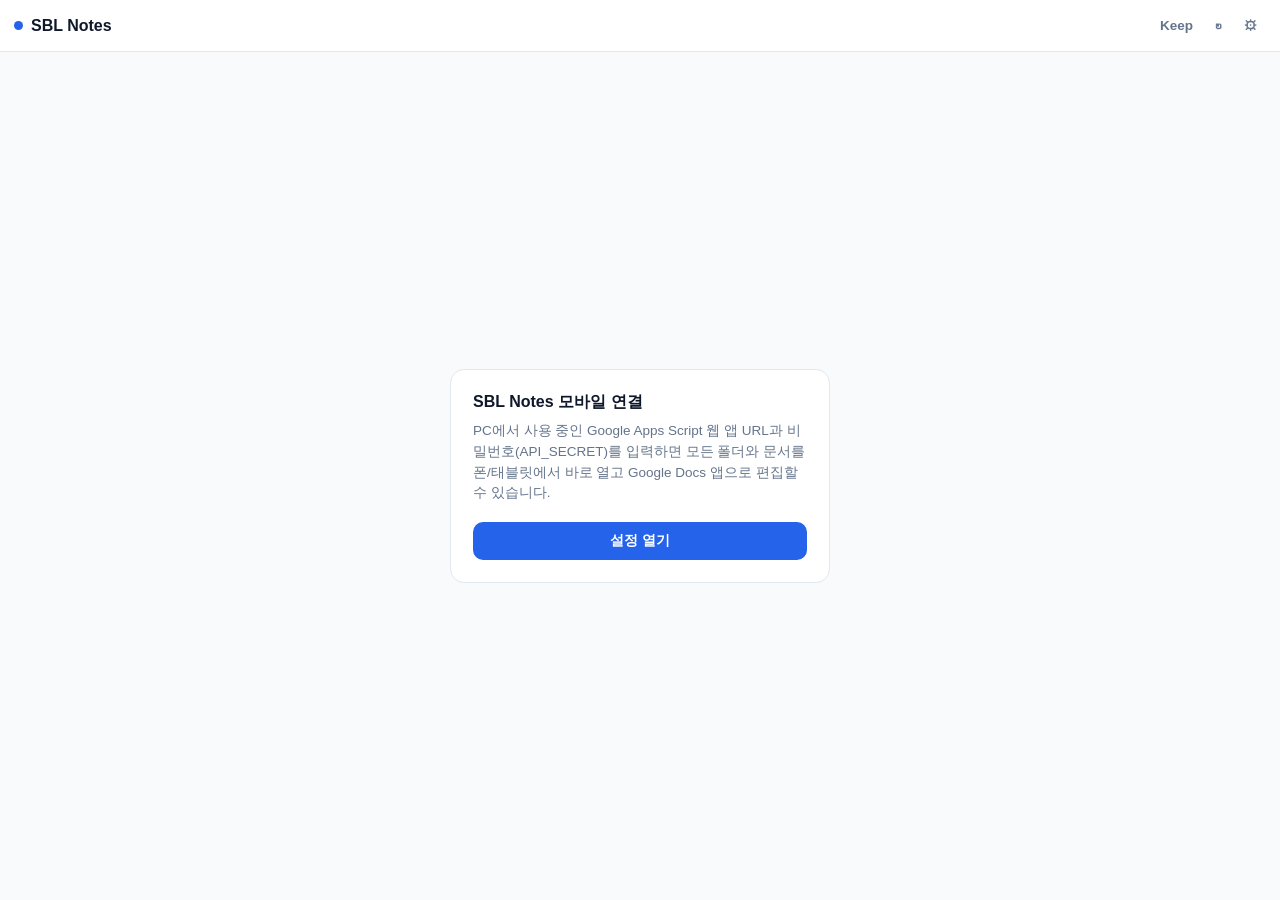
<file: sbl-notes/index.html>
<!DOCTYPE html>
<html lang="ko">
<head>
  <meta charset="UTF-8" />
  <meta name="viewport" content="width=device-width, initial-scale=1.0, maximum-scale=1.0, user-scalable=no" />
  <meta name="apple-mobile-web-app-capable" content="yes" />
  <meta name="apple-mobile-web-app-status-bar-style" content="default" />
  <meta name="theme-color" content="#2563eb" />
  <title>SBL Notes</title>
  <link rel="manifest" href="manifest.webmanifest" />
  <link rel="apple-touch-icon" href="icons/icon192.png" />
  <link rel="stylesheet" href="app.css" />
</head>
<body>
  <div class="app">
    <header class="header">
      <div class="header-left">
        <button id="btnMobileBack" class="icon-btn mobile-only hidden">‹ 노트북</button>
        <span id="brandDot" class="brand-dot"></span>
        <h1 id="headerTitle" class="brand-title">SBL Notes</h1>
      </div>
      <div class="header-actions">
        <a href="https://keep.google.com/" target="_blank" rel="noopener" class="icon-btn">Keep</a>
        <button id="btnRefresh" class="icon-btn" title="새로고침">↻</button>
        <button id="btnSettings" class="icon-btn" title="설정">⚙</button>
      </div>
    </header>

    <section id="setupView" class="setup-view hidden">
      <div class="setup-card">
        <h2>SBL Notes 모바일 연결</h2>
        <p>PC에서 사용 중인 Google Apps Script 웹 앱 URL과 비밀번호(API_SECRET)를 입력하면 모든 폴더와 문서를 폰/태블릿에서 바로 열고 Google Docs 앱으로 편집할 수 있습니다.</p>
        <button id="btnOpenSettingsFromSetup" class="btn-primary btn-full">설정 열기</button>
      </div>
    </section>

    <main id="mainView" class="main-view">
      <div class="action-bar">
        <div class="action-row">
          <input type="text" id="searchInput" class="search-input" placeholder="제목 필터 · Enter 본문검색" autocomplete="off" />
          <button id="btnNewDoc" class="btn-primary">+ 새 문서</button>
        </div>
      </div>

      <div id="loadingBar" class="loading-bar hidden">동기화 중...</div>

      <div id="workspace" class="workspace show-tree">
        <section id="paneTree" class="pane pane-tree">
          <div class="pane-header">
            <span class="pane-title">노트북</span>
            <button id="btnNewRootFolder" class="text-btn">+ 폴더</button>
          </div>
          <div id="treeContainer" class="tree-container"></div>
        </section>

        <section id="paneDocs" class="pane pane-docs">
          <div class="pane-header">
            <div class="pane-header-left">
              <span id="docListTitle" class="pane-title">모든 노트</span>
              <span id="docListCount" class="count-pill">0</span>
            </div>
            <button id="btnCollapseDocs" class="collapse-btn tablet-only" title="목록 접기">›</button>
          </div>
          <div id="typeFilterBar" class="type-filter-bar">
            <button class="filter-chip active" data-filter="all">전체</button>
            <button class="filter-chip" data-filter="doc">문서</button>
            <button class="filter-chip" data-filter="sheet">시트</button>
            <button class="filter-chip" data-filter="slide">슬라이드</button>
            <button class="filter-chip" data-filter="pdf">PDF</button>
          </div>
          <div id="docListContainer" class="doc-list-container"></div>
          <button id="railDocs" class="collapsed-rail hidden" title="목록 펼치기">
            <span>‹</span>
            <span class="rail-label">목록</span>
          </button>
        </section>
      </div>
    </main>
  </div>

  <!-- Settings Modal -->
  <div id="settingsModal" class="modal hidden">
    <div class="modal-backdrop"></div>
    <div class="modal-content">
      <div class="modal-header">
        <h2>연결 설정</h2>
        <button id="btnCloseSettings" class="icon-btn">×</button>
      </div>
      <div class="modal-body">
        <label class="field">
          <span class="field-label">GAS 웹 앱 URL</span>
          <input type="url" id="inputGasUrl" placeholder="https://script.google.com/macros/s/.../exec" />
        </label>
        <label class="field">
          <span class="field-label">API_SECRET (비밀번호)</span>
          <input type="password" id="inputApiSecret" placeholder="Code.gs 비밀번호" />
        </label>
        <div id="testResult" class="test-result hidden"></div>
      </div>
      <div class="modal-footer">
        <button id="btnTestConn" class="btn-secondary">연결 테스트</button>
        <button id="btnSaveSettings" class="btn-primary">저장</button>
      </div>
    </div>
  </div>

  <div id="toast" class="toast hidden"></div>
  <script src="app.js"></script>
</body>
</html>
</file>
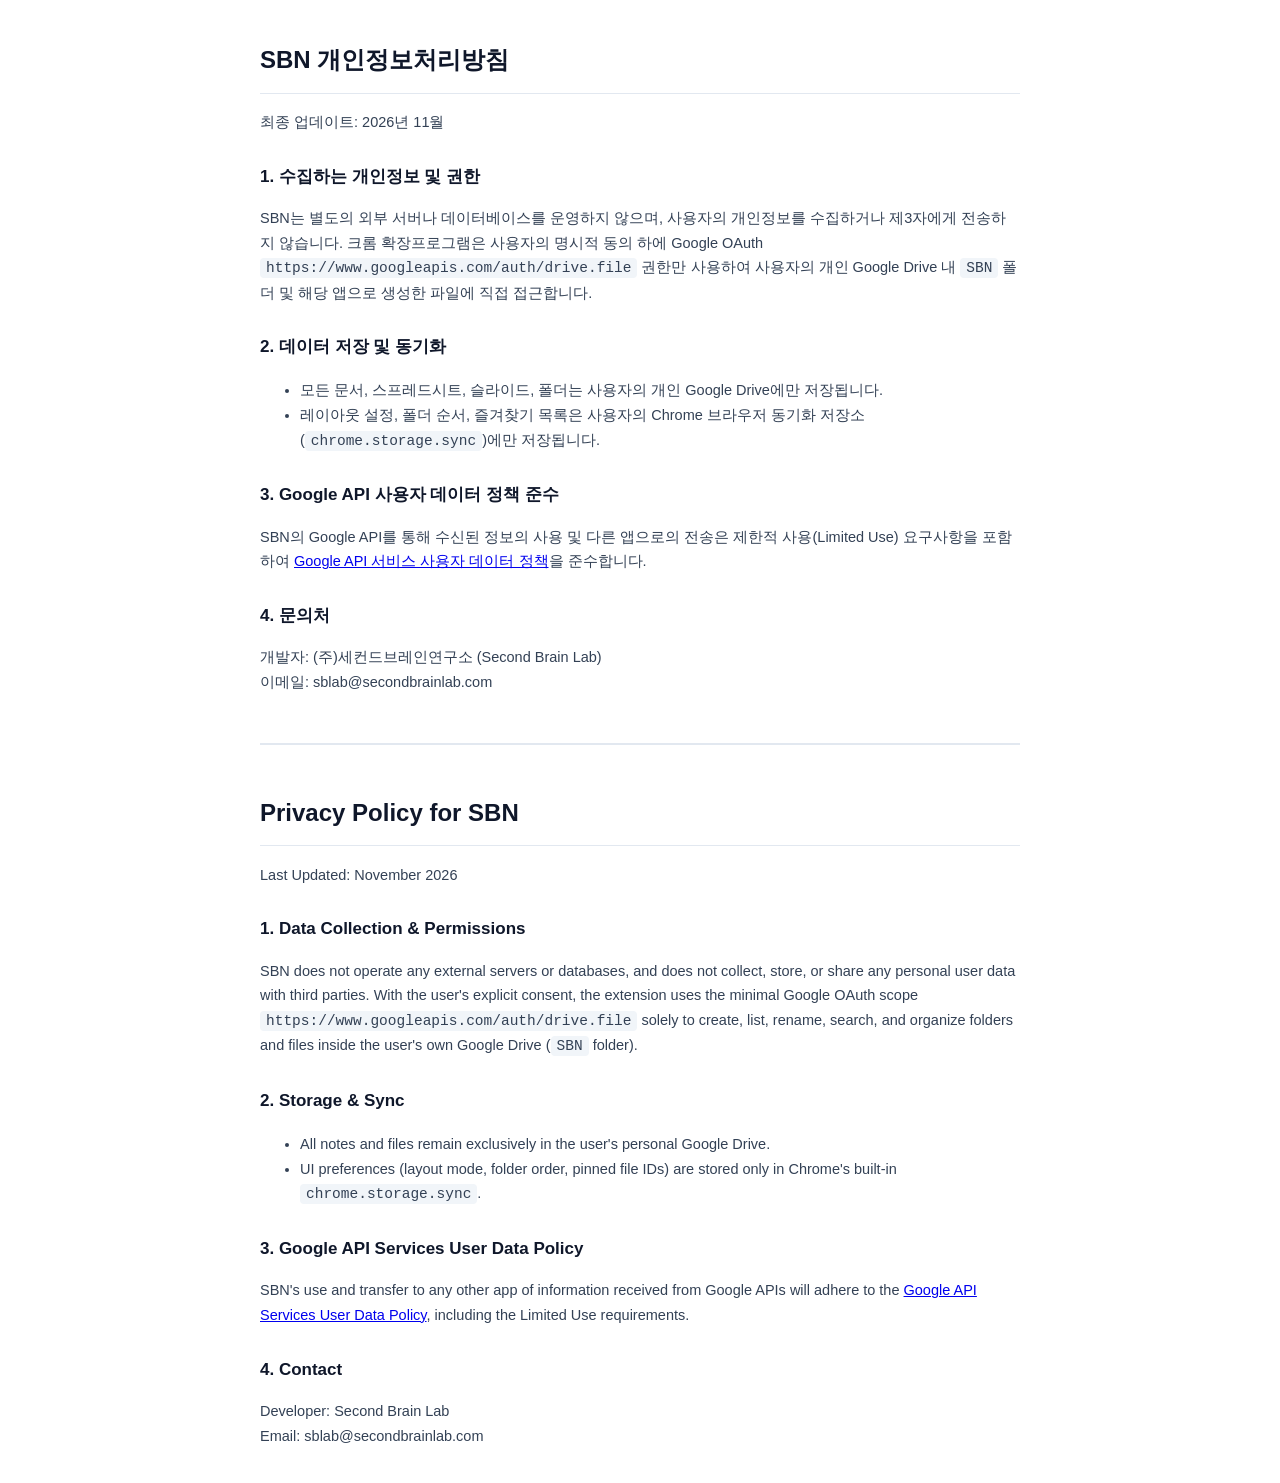
<file: sbn/privacy-policy.html>
<!DOCTYPE html>
<html lang="ko">
<head>
  <meta charset="UTF-8" />
  <meta name="viewport" content="width=device-width, initial-scale=1.0" />
  <title>SBN 개인정보처리방침 (Privacy Policy)</title>
  <style>
    body { font-family: -apple-system, BlinkMacSystemFont, "Pretendard", sans-serif; max-width: 760px; margin: 40px auto; padding: 0 20px; line-height: 1.7; color: #0f172a; }
    h1 { font-size: 24px; border-bottom: 1px solid #e2e8f0; padding-bottom: 12px; }
    h2 { font-size: 17px; margin-top: 28px; }
    p, li { font-size: 14.5px; color: #334155; }
    code { background: #f1f5f9; padding: 2px 6px; border-radius: 4px; }
    .lang-divider { margin: 48px 0; border: none; border-top: 2px solid #e2e8f0; }
  </style>
</head>
<body>
  <h1>SBN 개인정보처리방침</h1>
  <p>최종 업데이트: 2026년 11월</p>

  <h2>1. 수집하는 개인정보 및 권한</h2>
  <p>SBN는 별도의 외부 서버나 데이터베이스를 운영하지 않으며, 사용자의 개인정보를 수집하거나 제3자에게 전송하지 않습니다. 크롬 확장프로그램은 사용자의 명시적 동의 하에 Google OAuth <code>https://www.googleapis.com/auth/drive.file</code> 권한만 사용하여 사용자의 개인 Google Drive 내 <code>SBN</code> 폴더 및 해당 앱으로 생성한 파일에 직접 접근합니다.</p>

  <h2>2. 데이터 저장 및 동기화</h2>
  <ul>
    <li>모든 문서, 스프레드시트, 슬라이드, 폴더는 사용자의 개인 Google Drive에만 저장됩니다.</li>
    <li>레이아웃 설정, 폴더 순서, 즐겨찾기 목록은 사용자의 Chrome 브라우저 동기화 저장소(<code>chrome.storage.sync</code>)에만 저장됩니다.</li>
  </ul>

  <h2>3. Google API 사용자 데이터 정책 준수</h2>
  <p>SBN의 Google API를 통해 수신된 정보의 사용 및 다른 앱으로의 전송은 제한적 사용(Limited Use) 요구사항을 포함하여 <a href="https://developers.google.com/terms/api-services-user-data-policy" target="_blank">Google API 서비스 사용자 데이터 정책</a>을 준수합니다.</p>

  <h2>4. 문의처</h2>
  <p>개발자: (주)세컨드브레인연구소 (Second Brain Lab)<br />이메일: sblab@secondbrainlab.com</p>

  <hr class="lang-divider" />

  <h1>Privacy Policy for SBN</h1>
  <p>Last Updated: November 2026</p>

  <h2>1. Data Collection &amp; Permissions</h2>
  <p>SBN does not operate any external servers or databases, and does not collect, store, or share any personal user data with third parties. With the user's explicit consent, the extension uses the minimal Google OAuth scope <code>https://www.googleapis.com/auth/drive.file</code> solely to create, list, rename, search, and organize folders and files inside the user's own Google Drive (<code>SBN</code> folder).</p>

  <h2>2. Storage &amp; Sync</h2>
  <ul>
    <li>All notes and files remain exclusively in the user's personal Google Drive.</li>
    <li>UI preferences (layout mode, folder order, pinned file IDs) are stored only in Chrome's built-in <code>chrome.storage.sync</code>.</li>
  </ul>

  <h2>3. Google API Services User Data Policy</h2>
  <p>SBN's use and transfer to any other app of information received from Google APIs will adhere to the <a href="https://developers.google.com/terms/api-services-user-data-policy" target="_blank">Google API Services User Data Policy</a>, including the Limited Use requirements.</p>

  <h2>4. Contact</h2>
  <p>Developer: Second Brain Lab<br />Email: sblab@secondbrainlab.com</p>
</body>
</html>
</file>
<file: sbl-notes/app.css>
* { box-sizing: border-box; margin: 0; padding: 0; -webkit-tap-highlight-color: transparent; }
:root {
  --bg: #ffffff; --bg-subtle: #f8fafc; --bg-hover: #f1f5f9; --bg-active: #eff6ff;
  --border: #e2e8f0; --text: #0f172a; --text-muted: #64748b;
  --accent: #2563eb; --star: #f59e0b; --radius: 10px;
}
html, body {
  height: 100%;
  font-family: -apple-system, BlinkMacSystemFont, "Apple SD Gothic Neo", "Pretendard", sans-serif;
  font-size: 14px; color: var(--text); background: var(--bg);
}
.app { display: flex; flex-direction: column; height: 100dvh; overflow: hidden; }
.hidden { display: none !important; }
.header {
  display: flex; align-items: center; justify-content: space-between;
  padding: 12px 14px; border-bottom: 1px solid var(--border); flex-shrink: 0;
}
.header-left { display: flex; align-items: center; gap: 8px; }
.brand-dot { width: 9px; height: 9px; border-radius: 50%; background: var(--accent); }
.brand-title { font-size: 16px; font-weight: 700; }
.header-actions { display: flex; align-items: center; gap: 6px; }
.icon-btn {
  border: none; background: transparent; color: var(--text-muted); text-decoration: none;
  font-size: 13.5px; font-weight: 600; padding: 6px 8px; border-radius: 8px; cursor: pointer;
}
.icon-btn:active { background: var(--bg-hover); }
.btn-primary {
  background: var(--accent); color: #fff; border: none; border-radius: var(--radius);
  padding: 10px 14px; font-size: 13.5px; font-weight: 600; cursor: pointer; white-space: nowrap;
}
.btn-secondary {
  background: var(--bg-subtle); color: var(--text); border: 1px solid var(--border);
  border-radius: var(--radius); padding: 9px 13px; font-size: 13.5px; font-weight: 500; cursor: pointer;
}
.btn-full { width: 100%; }
.text-btn { border: none; background: transparent; color: var(--accent); font-size: 13px; font-weight: 600; cursor: pointer; }
.collapse-btn { border: none; background: transparent; color: var(--text-muted); font-size: 16px; font-weight: 700; padding: 4px 8px; cursor: pointer; }

.setup-view { flex: 1; display: flex; align-items: center; justify-content: center; padding: 20px; background: var(--bg-subtle); }
.setup-card { background: var(--bg); border: 1px solid var(--border); border-radius: 14px; padding: 22px; max-width: 380px; width: 100%; }
.setup-card h2 { font-size: 16px; margin-bottom: 8px; }
.setup-card p { font-size: 13.5px; color: var(--text-muted); line-height: 1.55; margin-bottom: 18px; }

.main-view { flex: 1; display: flex; flex-direction: column; overflow: hidden; }
.action-bar { padding: 10px 14px; border-bottom: 1px solid var(--border); flex-shrink: 0; }
.action-row { display: flex; gap: 8px; }
.search-input {
  flex: 1; padding: 9px 12px; border: 1px solid var(--border); border-radius: var(--radius);
  background: var(--bg-subtle); font-size: 14px; outline: none;
}
.search-input:focus { border-color: var(--accent); background: var(--bg); }
.loading-bar { padding: 7px 14px; font-size: 12.5px; color: var(--accent); background: var(--bg-active); }

.workspace { flex: 1; display: flex; overflow: hidden; min-height: 0; }
.pane { display: flex; flex-direction: column; overflow: hidden; min-width: 0; }
.pane-header { display: flex; align-items: center; justify-content: space-between; padding: 10px 14px; flex-shrink: 0; }
.pane-header-left { display: flex; align-items: center; gap: 6px; }
.pane-title { font-size: 12.5px; font-weight: 700; color: var(--text-muted); }
.count-pill { font-size: 11.5px; font-weight: 600; color: var(--text-muted); background: var(--bg-hover); padding: 1px 7px; border-radius: 999px; }

/* Phone (< 640px): single view toggle */
@media (max-width: 639px) {
  .tablet-only { display: none !important; }
  .workspace.show-tree .pane-tree { flex: 1; background: var(--bg); }
  .workspace.show-tree .pane-docs { display: none; }
  .workspace.show-docs .pane-tree { display: none; }
  .workspace.show-docs .pane-docs { flex: 1; background: var(--bg); }
}

/* Tablet / Fold (>= 640px): 2-column split with collapsible docs pane */
@media (min-width: 640px) {
  .mobile-only { display: none !important; }
  .pane-tree { flex: 0 0 38%; max-width: 320px; border-right: 1px solid var(--border); background: var(--bg-subtle); }
  .pane-docs { flex: 1; background: var(--bg); }
  .pane-docs.collapsed { flex: 0 0 36px; max-width: 36px; background: var(--bg-subtle); }
  .pane-docs.collapsed > .pane-header,
  .pane-docs.collapsed > .type-filter-bar,
  .pane-docs.collapsed > .doc-list-container { display: none !important; }
  .pane-tree:has(+ .pane-docs.collapsed) { flex: 1; max-width: none; }
}

.collapsed-rail {
  border: none; background: var(--bg-subtle); color: var(--text-muted);
  width: 100%; height: 100%; display: flex; flex-direction: column;
  align-items: center; padding-top: 14px; gap: 8px; cursor: pointer; font-weight: 700;
}
.rail-label { writing-mode: vertical-rl; font-size: 12px; }

.tree-container, .doc-list-container { flex: 1; overflow-y: auto; padding: 0 10px 20px; }
.tree-row {
  display: flex; align-items: center; justify-content: space-between;
  padding: 11px 10px; border-radius: 8px; cursor: pointer;
}
.tree-row.active { background: var(--bg-active); color: var(--accent); font-weight: 600; }
.tree-left { display: flex; align-items: center; gap: 8px; min-width: 0; }
.tree-label { font-size: 14.5px; white-space: nowrap; overflow: hidden; text-overflow: ellipsis; }
.tree-count { font-size: 12px; color: var(--text-muted); }
.tree-divider { height: 1px; background: var(--border); margin: 8px 6px; }

.type-filter-bar { display: flex; gap: 6px; padding: 0 14px 10px; overflow-x: auto; flex-shrink: 0; }
.filter-chip {
  border: 1px solid var(--border); background: var(--bg); color: var(--text-muted);
  font-size: 12px; font-weight: 600; padding: 4px 10px; border-radius: 999px; cursor: pointer; white-space: nowrap;
}
.filter-chip.active { background: var(--accent); border-color: var(--accent); color: #fff; }

.badge { font-size: 10.5px; font-weight: 700; padding: 2px 6px; border-radius: 5px; flex-shrink: 0; }
.badge-doc { background: #dbeafe; color: #1d4ed8; }
.badge-sheet { background: #dcfce7; color: #15803d; }
.badge-slide { background: #fef3c7; color: #b45309; }
.badge-pdf { background: #fee2e2; color: #b91c1c; }
.badge-image { background: #f3e8ff; color: #7e22ce; }
.badge-text { background: #f1f5f9; color: #475569; }

.doc-item {
  display: block; text-decoration: none; color: inherit;
  padding: 12px; border-radius: 10px; border: 1px solid var(--border);
  margin-bottom: 8px; background: var(--bg);
}
.doc-item:active { background: var(--bg-active); border-color: #bfdbfe; }
.doc-top { display: flex; align-items: flex-start; gap: 7px; }
.doc-title { font-size: 14.5px; font-weight: 600; line-height: 1.35; flex: 1; word-break: break-word; }
.doc-meta { display: flex; align-items: center; gap: 8px; margin-top: 6px; font-size: 12px; color: var(--text-muted); }
.doc-folder-tag { background: var(--bg-hover); padding: 2px 6px; border-radius: 4px; }
.empty-state { padding: 36px 16px; text-align: center; color: var(--text-muted); font-size: 13.5px; }

.modal { position: fixed; inset: 0; z-index: 100; display: flex; align-items: center; justify-content: center; padding: 16px; }
.modal-backdrop { position: absolute; inset: 0; background: rgba(15, 23, 42, 0.4); }
.modal-content { position: relative; width: 100%; max-width: 380px; background: var(--bg); border-radius: 14px; overflow: hidden; }
.modal-header { display: flex; justify-content: space-between; align-items: center; padding: 14px 16px; border-bottom: 1px solid var(--border); }
.modal-body { padding: 16px; display: flex; flex-direction: column; gap: 14px; }
.field { display: flex; flex-direction: column; gap: 6px; }
.field-label { font-size: 12.5px; font-weight: 600; }
.field input { padding: 10px 12px; border: 1px solid var(--border); border-radius: 8px; font-size: 14px; outline: none; }
.test-result { font-size: 12.5px; padding: 9px 11px; border-radius: 8px; }
.test-result.ok { background: #ecfdf5; color: #065f46; }
.test-result.err { background: #fef2f2; color: #991b1b; }
.modal-footer { display: flex; justify-content: flex-end; gap: 8px; padding: 12px 16px; background: var(--bg-subtle); border-top: 1px solid var(--border); }
.toast {
  position: fixed; bottom: 20px; left: 50%; transform: translateX(-50%);
  background: #0f172a; color: #fff; padding: 10px 16px; border-radius: 10px; font-size: 13px; z-index: 200;
}
</file>
